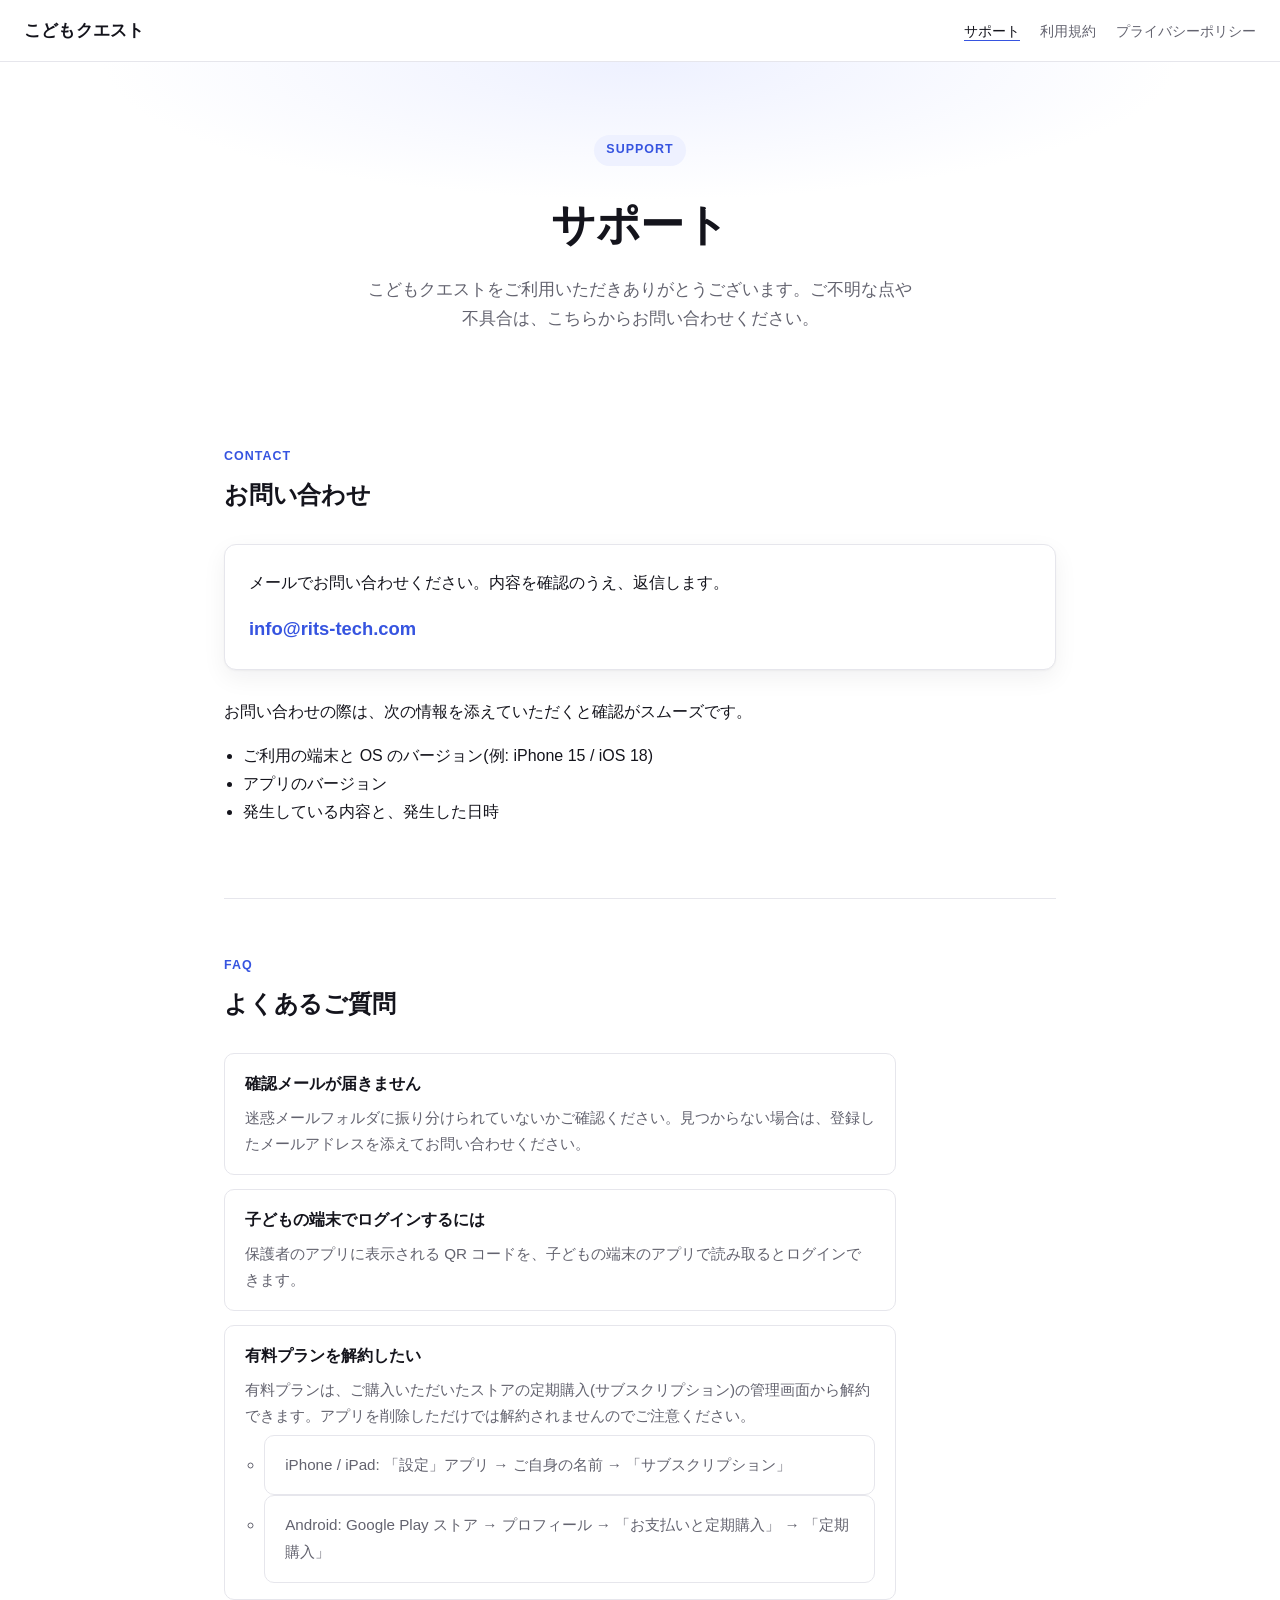
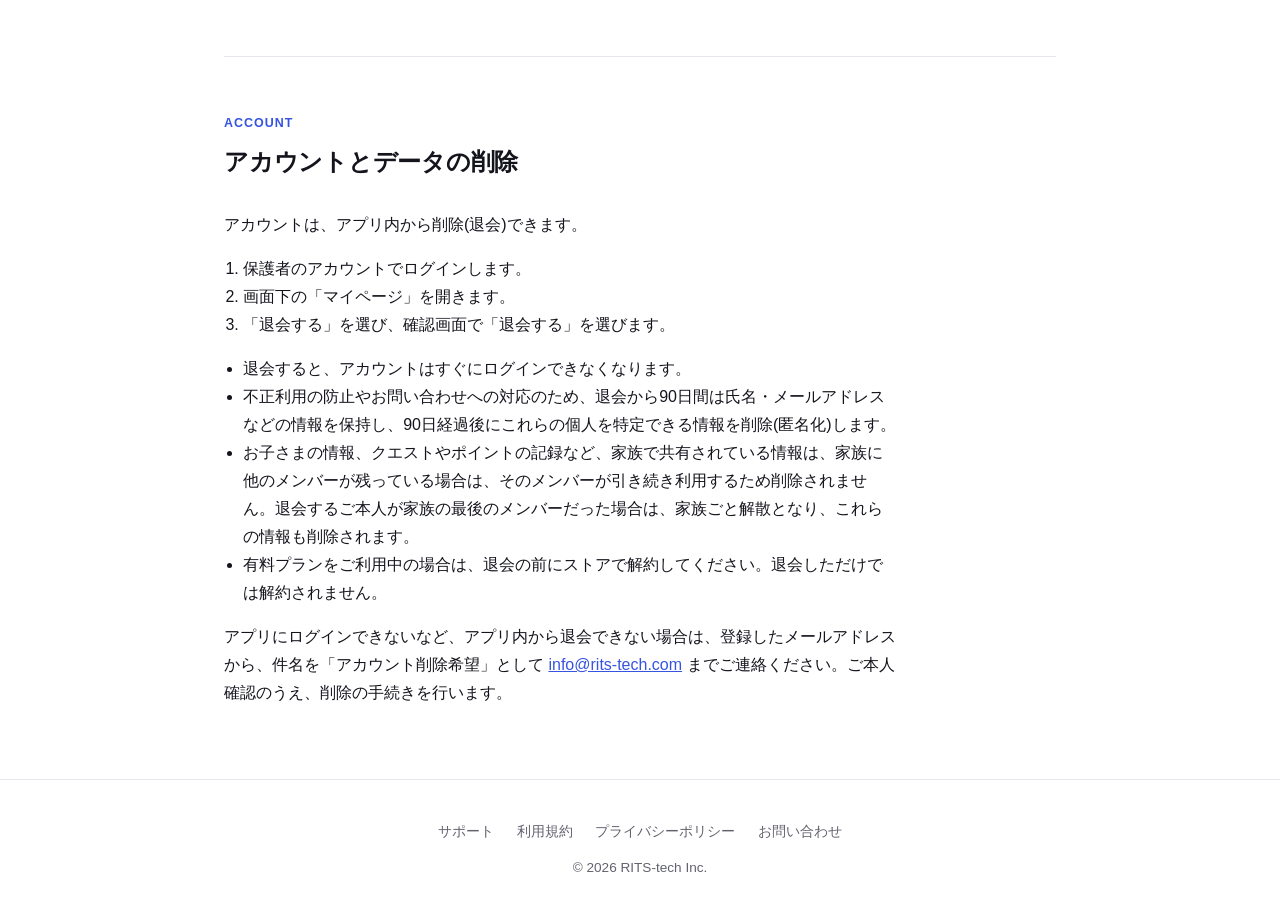
<file: index.html>
<!doctype html>
<html lang="ja">
<head>
<meta charset="utf-8" />
<meta name="viewport" content="width=device-width, initial-scale=1" />
<title>サポート | こどもクエスト</title>
<meta name="robots" content="noindex, nofollow" />
<meta name="description" content="こどもクエストのお問い合わせ・サポート窓口です。" />
<link rel="stylesheet" href="/style.css" />
</head>
<body>
  <div class="nav">
    <a class="brand" href="/">こどもクエスト</a>
    <ul>
      <li><a class="active" href="/">サポート</a></li>
      <li><a href="/terms/">利用規約</a></li>
      <li><a href="/privacy/">プライバシーポリシー</a></li>
    </ul>
  </div>

  <header class="hero" id="top">
    <span class="eyebrow">SUPPORT</span>
    <h1>サポート</h1>
    <p>こどもクエストをご利用いただきありがとうございます。ご不明な点や不具合は、こちらからお問い合わせください。</p>
  </header>

  <main>
    <section id="contact">
      <div class="section-head">
        <span class="label">Contact</span>
        <h2>お問い合わせ</h2>
      </div>
      <div class="card">
        <p>メールでお問い合わせください。内容を確認のうえ、返信します。</p>
        <p><a class="contact-mail" href="mailto:info@rits-tech.com">info@rits-tech.com</a></p>
      </div>
      <p>お問い合わせの際は、次の情報を添えていただくと確認がスムーズです。</p>
      <ul>
        <li>ご利用の端末と OS のバージョン(例: iPhone 15 / iOS 18)</li>
        <li>アプリのバージョン</li>
        <li>発生している内容と、発生した日時</li>
      </ul>
    </section>

    <section id="faq">
      <div class="section-head">
        <span class="label">FAQ</span>
        <h2>よくあるご質問</h2>
      </div>
      <ul class="faq">
        <li>
          <h3>確認メールが届きません</h3>
          <p>迷惑メールフォルダに振り分けられていないかご確認ください。見つからない場合は、登録したメールアドレスを添えてお問い合わせください。</p>
        </li>
        <li>
          <h3>子どもの端末でログインするには</h3>
          <p>保護者のアプリに表示される QR コードを、子どもの端末のアプリで読み取るとログインできます。</p>
        </li>
        <li>
          <h3>有料プランを解約したい</h3>
          <p>有料プランは、ご購入いただいたストアの定期購入(サブスクリプション)の管理画面から解約できます。アプリを削除しただけでは解約されませんのでご注意ください。</p>
          <ul>
            <li>iPhone / iPad: 「設定」アプリ → ご自身の名前 → 「サブスクリプション」</li>
            <li>Android: Google Play ストア → プロフィール → 「お支払いと定期購入」 → 「定期購入」</li>
          </ul>
        </li>
      </ul>
    </section>

    <section id="delete-account">
      <div class="section-head">
        <span class="label">Account</span>
        <h2>アカウントとデータの削除</h2>
      </div>
      <p>アカウントは、アプリ内から削除(退会)できます。</p>
      <ol>
        <li>保護者のアカウントでログインします。</li>
        <li>画面下の「マイページ」を開きます。</li>
        <li>「退会する」を選び、確認画面で「退会する」を選びます。</li>
      </ol>
      <ul>
        <li>退会すると、アカウントはすぐにログインできなくなります。</li>
        <li>不正利用の防止やお問い合わせへの対応のため、退会から90日間は氏名・メールアドレスなどの情報を保持し、90日経過後にこれらの個人を特定できる情報を削除(匿名化)します。</li>
        <li>お子さまの情報、クエストやポイントの記録など、家族で共有されている情報は、家族に他のメンバーが残っている場合は、そのメンバーが引き続き利用するため削除されません。退会するご本人が家族の最後のメンバーだった場合は、家族ごと解散となり、これらの情報も削除されます。</li>
        <li>有料プランをご利用中の場合は、退会の前にストアで解約してください。退会しただけでは解約されません。</li>
      </ul>
      <p>アプリにログインできないなど、アプリ内から退会できない場合は、登録したメールアドレスから、件名を「アカウント削除希望」として <a href="mailto:info@rits-tech.com">info@rits-tech.com</a> までご連絡ください。ご本人確認のうえ、削除の手続きを行います。</p>
    </section>
  </main>

  <footer>
    <nav>
      <a href="/">サポート</a>
      <a href="/terms/">利用規約</a>
      <a href="/privacy/">プライバシーポリシー</a>
      <a href="mailto:info@rits-tech.com">お問い合わせ</a>
    </nav>
    &copy; 2026 RITS-tech Inc.
  </footer>
</body>
</html>
</file>
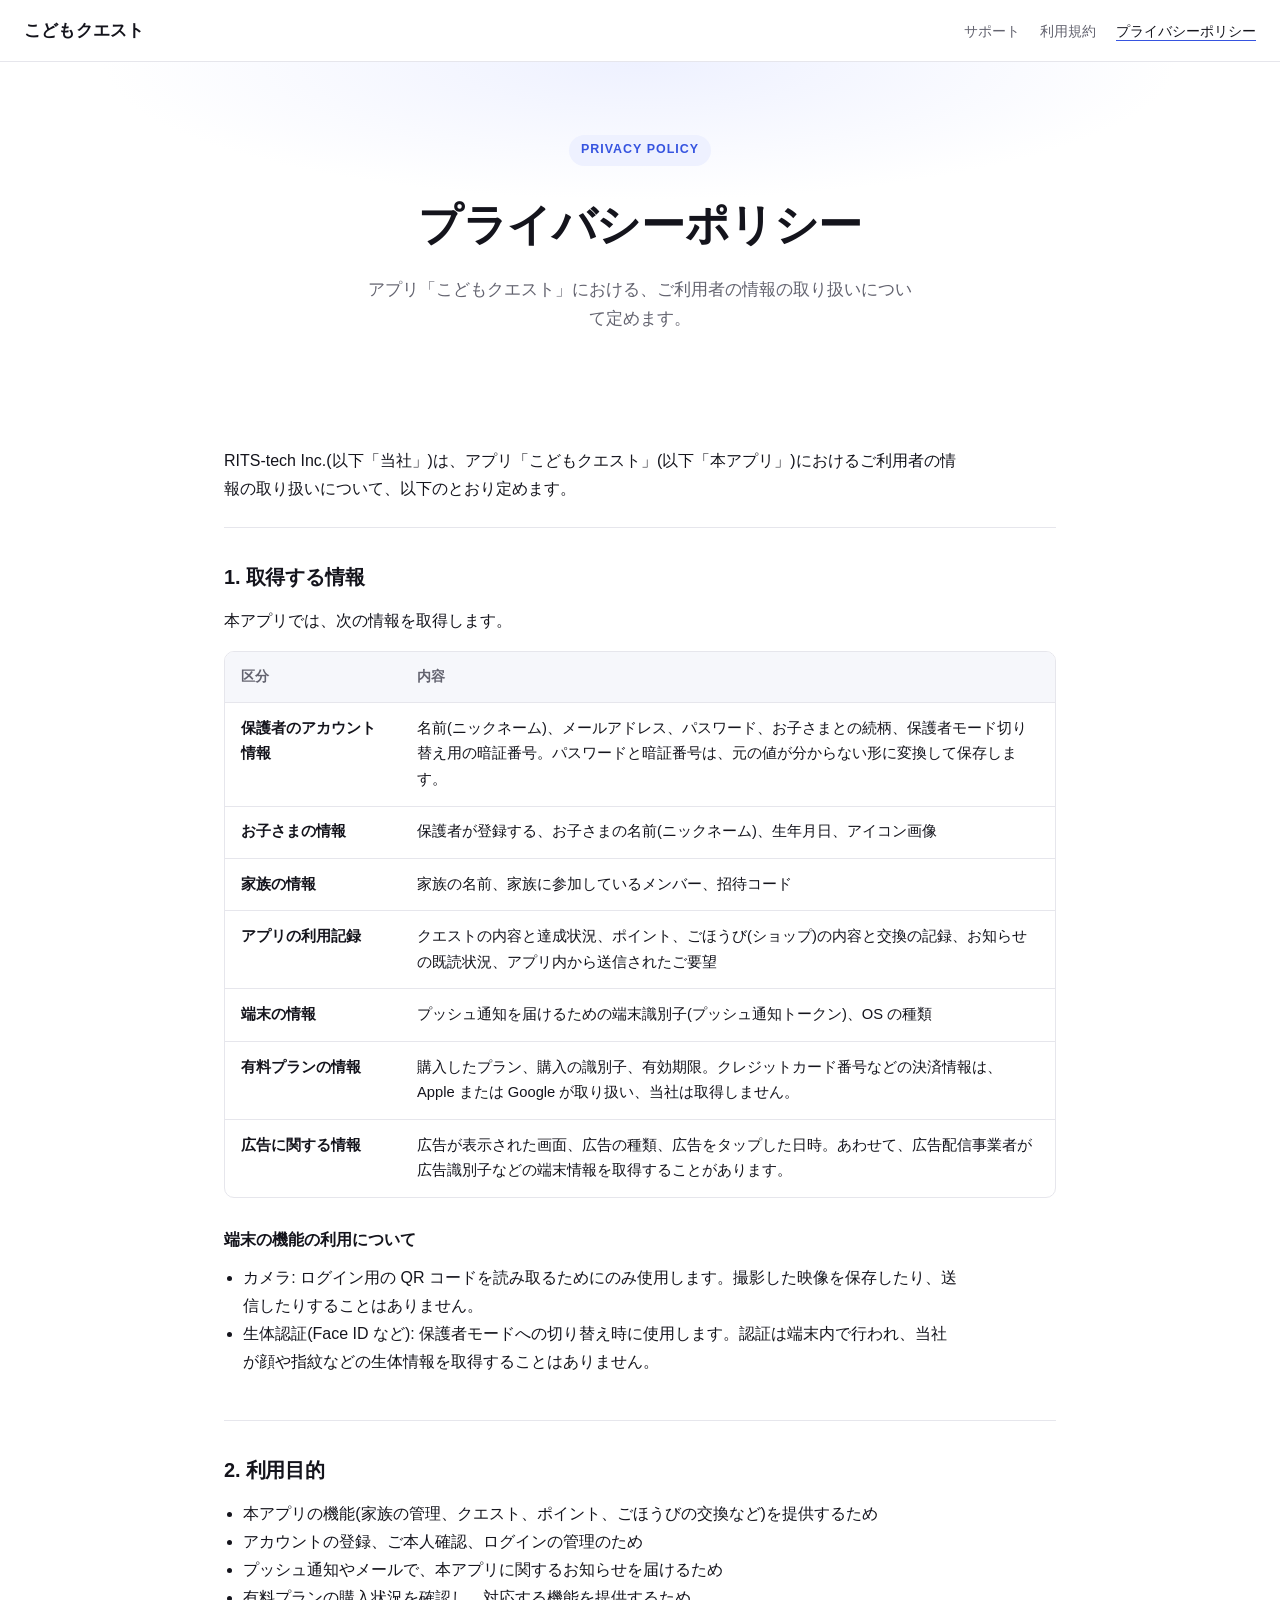
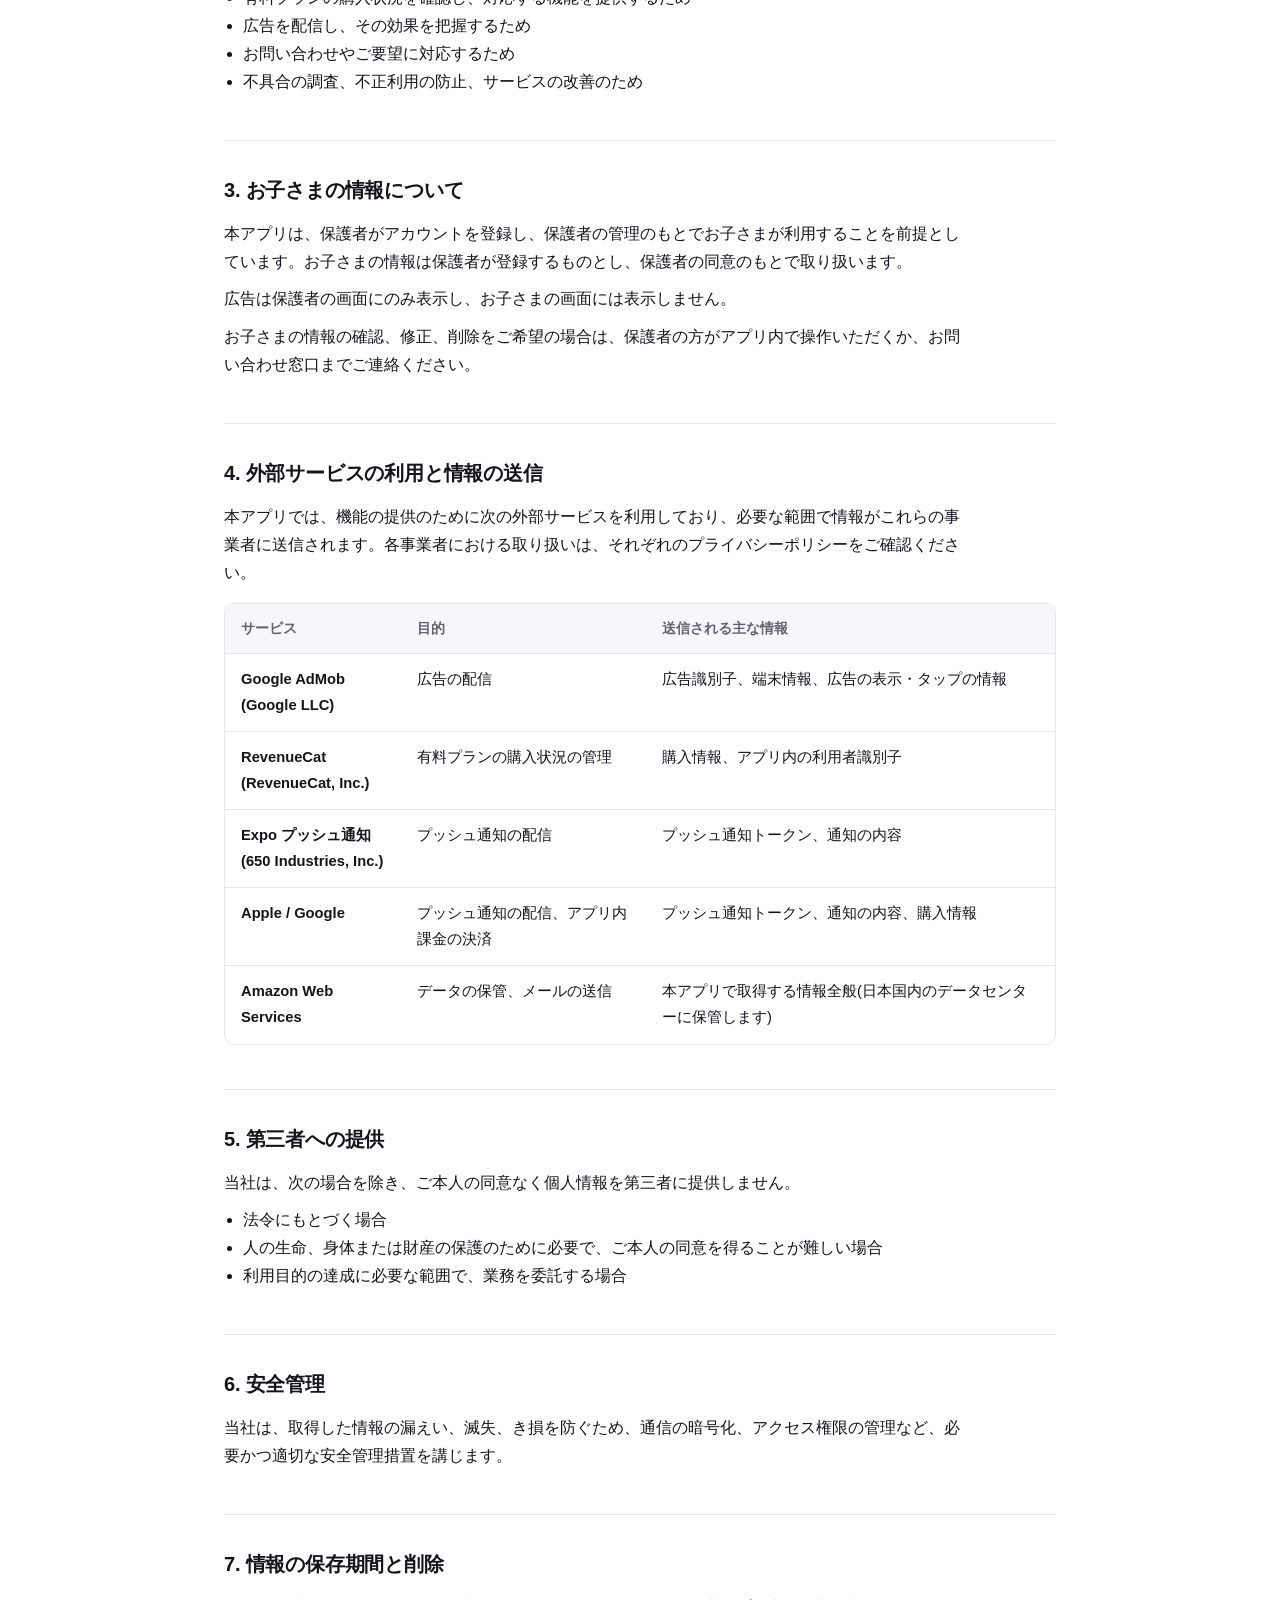
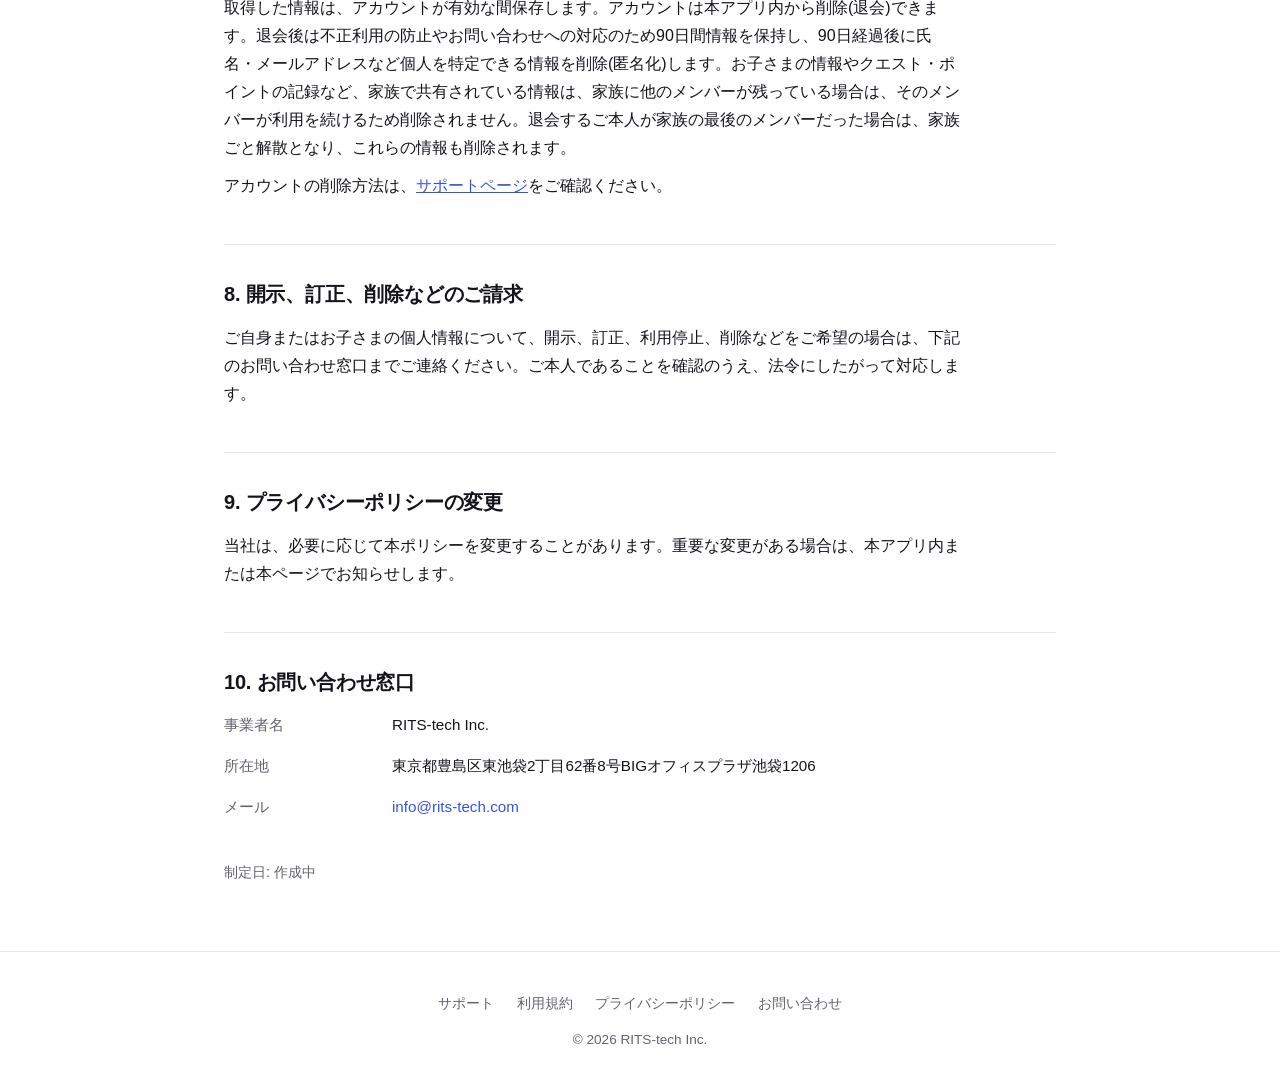
<file: privacy/index.html>
<!doctype html>
<html lang="ja">
<head>
<meta charset="utf-8" />
<meta name="viewport" content="width=device-width, initial-scale=1" />
<title>プライバシーポリシー | こどもクエスト</title>
<meta name="robots" content="noindex, nofollow" />
<meta name="description" content="こどもクエストのプライバシーポリシーです。" />
<link rel="stylesheet" href="/style.css" />
<script>if (new URLSearchParams(location.search).has("embed")) document.documentElement.classList.add("embed");</script>
</head>
<body>
  <div class="nav">
    <a class="brand" href="/">こどもクエスト</a>
    <ul>
      <li><a href="/">サポート</a></li>
      <li><a href="/terms/">利用規約</a></li>
      <li><a class="active" href="/privacy/">プライバシーポリシー</a></li>
    </ul>
  </div>

  <header class="hero" id="top">
    <span class="eyebrow">PRIVACY POLICY</span>
    <h1>プライバシーポリシー</h1>
    <p>アプリ「こどもクエスト」における、ご利用者の情報の取り扱いについて定めます。</p>
  </header>

  <main>
    <div class="policy">
      <p>RITS-tech Inc.(以下「当社」)は、アプリ「こどもクエスト」(以下「本アプリ」)におけるご利用者の情報の取り扱いについて、以下のとおり定めます。</p>

      <h2>1. 取得する情報</h2>
      <p>本アプリでは、次の情報を取得します。</p>
      <div class="table-wrap">
        <table>
          <thead>
            <tr><th>区分</th><th>内容</th></tr>
          </thead>
          <tbody>
            <tr>
              <th>保護者のアカウント情報</th>
              <td>名前(ニックネーム)、メールアドレス、パスワード、お子さまとの続柄、保護者モード切り替え用の暗証番号。パスワードと暗証番号は、元の値が分からない形に変換して保存します。</td>
            </tr>
            <tr>
              <th>お子さまの情報</th>
              <td>保護者が登録する、お子さまの名前(ニックネーム)、生年月日、アイコン画像</td>
            </tr>
            <tr>
              <th>家族の情報</th>
              <td>家族の名前、家族に参加しているメンバー、招待コード</td>
            </tr>
            <tr>
              <th>アプリの利用記録</th>
              <td>クエストの内容と達成状況、ポイント、ごほうび(ショップ)の内容と交換の記録、お知らせの既読状況、アプリ内から送信されたご要望</td>
            </tr>
            <tr>
              <th>端末の情報</th>
              <td>プッシュ通知を届けるための端末識別子(プッシュ通知トークン)、OS の種類</td>
            </tr>
            <tr>
              <th>有料プランの情報</th>
              <td>購入したプラン、購入の識別子、有効期限。クレジットカード番号などの決済情報は、Apple または Google が取り扱い、当社は取得しません。</td>
            </tr>
            <tr>
              <th>広告に関する情報</th>
              <td>広告が表示された画面、広告の種類、広告をタップした日時。あわせて、広告配信事業者が広告識別子などの端末情報を取得することがあります。</td>
            </tr>
          </tbody>
        </table>
      </div>

      <h3>端末の機能の利用について</h3>
      <ul>
        <li>カメラ: ログイン用の QR コードを読み取るためにのみ使用します。撮影した映像を保存したり、送信したりすることはありません。</li>
        <li>生体認証(Face ID など): 保護者モードへの切り替え時に使用します。認証は端末内で行われ、当社が顔や指紋などの生体情報を取得することはありません。</li>
      </ul>

      <h2>2. 利用目的</h2>
      <ul>
        <li>本アプリの機能(家族の管理、クエスト、ポイント、ごほうびの交換など)を提供するため</li>
        <li>アカウントの登録、ご本人確認、ログインの管理のため</li>
        <li>プッシュ通知やメールで、本アプリに関するお知らせを届けるため</li>
        <li>有料プランの購入状況を確認し、対応する機能を提供するため</li>
        <li>広告を配信し、その効果を把握するため</li>
        <li>お問い合わせやご要望に対応するため</li>
        <li>不具合の調査、不正利用の防止、サービスの改善のため</li>
      </ul>

      <h2>3. お子さまの情報について</h2>
      <p>本アプリは、保護者がアカウントを登録し、保護者の管理のもとでお子さまが利用することを前提としています。お子さまの情報は保護者が登録するものとし、保護者の同意のもとで取り扱います。</p>
      <p>広告は保護者の画面にのみ表示し、お子さまの画面には表示しません。</p>
      <p>お子さまの情報の確認、修正、削除をご希望の場合は、保護者の方がアプリ内で操作いただくか、お問い合わせ窓口までご連絡ください。</p>

      <h2>4. 外部サービスの利用と情報の送信</h2>
      <p>本アプリでは、機能の提供のために次の外部サービスを利用しており、必要な範囲で情報がこれらの事業者に送信されます。各事業者における取り扱いは、それぞれのプライバシーポリシーをご確認ください。</p>
      <div class="table-wrap">
        <table>
          <thead>
            <tr><th>サービス</th><th>目的</th><th>送信される主な情報</th></tr>
          </thead>
          <tbody>
            <tr>
              <th>Google AdMob<br />(Google LLC)</th>
              <td>広告の配信</td>
              <td>広告識別子、端末情報、広告の表示・タップの情報</td>
            </tr>
            <tr>
              <th>RevenueCat<br />(RevenueCat, Inc.)</th>
              <td>有料プランの購入状況の管理</td>
              <td>購入情報、アプリ内の利用者識別子</td>
            </tr>
            <tr>
              <th>Expo プッシュ通知<br />(650 Industries, Inc.)</th>
              <td>プッシュ通知の配信</td>
              <td>プッシュ通知トークン、通知の内容</td>
            </tr>
            <tr>
              <th>Apple / Google</th>
              <td>プッシュ通知の配信、アプリ内課金の決済</td>
              <td>プッシュ通知トークン、通知の内容、購入情報</td>
            </tr>
            <tr>
              <th>Amazon Web Services</th>
              <td>データの保管、メールの送信</td>
              <td>本アプリで取得する情報全般(日本国内のデータセンターに保管します)</td>
            </tr>
          </tbody>
        </table>
      </div>

      <h2>5. 第三者への提供</h2>
      <p>当社は、次の場合を除き、ご本人の同意なく個人情報を第三者に提供しません。</p>
      <ul>
        <li>法令にもとづく場合</li>
        <li>人の生命、身体または財産の保護のために必要で、ご本人の同意を得ることが難しい場合</li>
        <li>利用目的の達成に必要な範囲で、業務を委託する場合</li>
      </ul>

      <h2>6. 安全管理</h2>
      <p>当社は、取得した情報の漏えい、滅失、き損を防ぐため、通信の暗号化、アクセス権限の管理など、必要かつ適切な安全管理措置を講じます。</p>

      <h2>7. 情報の保存期間と削除</h2>
      <p>取得した情報は、アカウントが有効な間保存します。アカウントは本アプリ内から削除(退会)できます。退会後は不正利用の防止やお問い合わせへの対応のため90日間情報を保持し、90日経過後に氏名・メールアドレスなど個人を特定できる情報を削除(匿名化)します。お子さまの情報やクエスト・ポイントの記録など、家族で共有されている情報は、家族に他のメンバーが残っている場合は、そのメンバーが利用を続けるため削除されません。退会するご本人が家族の最後のメンバーだった場合は、家族ごと解散となり、これらの情報も削除されます。</p>
      <p>アカウントの削除方法は、<a href="/#delete-account">サポートページ</a>をご確認ください。</p>

      <h2>8. 開示、訂正、削除などのご請求</h2>
      <p>ご自身またはお子さまの個人情報について、開示、訂正、利用停止、削除などをご希望の場合は、下記のお問い合わせ窓口までご連絡ください。ご本人であることを確認のうえ、法令にしたがって対応します。</p>

      <h2>9. プライバシーポリシーの変更</h2>
      <p>当社は、必要に応じて本ポリシーを変更することがあります。重要な変更がある場合は、本アプリ内または本ページでお知らせします。</p>

      <h2>10. お問い合わせ窓口</h2>
      <dl class="profile">
        <dt>事業者名</dt>
        <dd>RITS-tech Inc.</dd>
        <dt>所在地</dt>
        <dd>東京都豊島区東池袋2丁目62番8号BIGオフィスプラザ池袋1206</dd>
        <dt>メール</dt>
        <dd><a href="mailto:info@rits-tech.com">info@rits-tech.com</a></dd>
      </dl>

      <p class="date">制定日: 作成中</p>
    </div>
  </main>

  <footer>
    <nav>
      <a href="/">サポート</a>
      <a href="/terms/">利用規約</a>
      <a href="/privacy/">プライバシーポリシー</a>
      <a href="mailto:info@rits-tech.com">お問い合わせ</a>
    </nav>
    &copy; 2026 RITS-tech Inc.
  </footer>
</body>
</html>
</file>
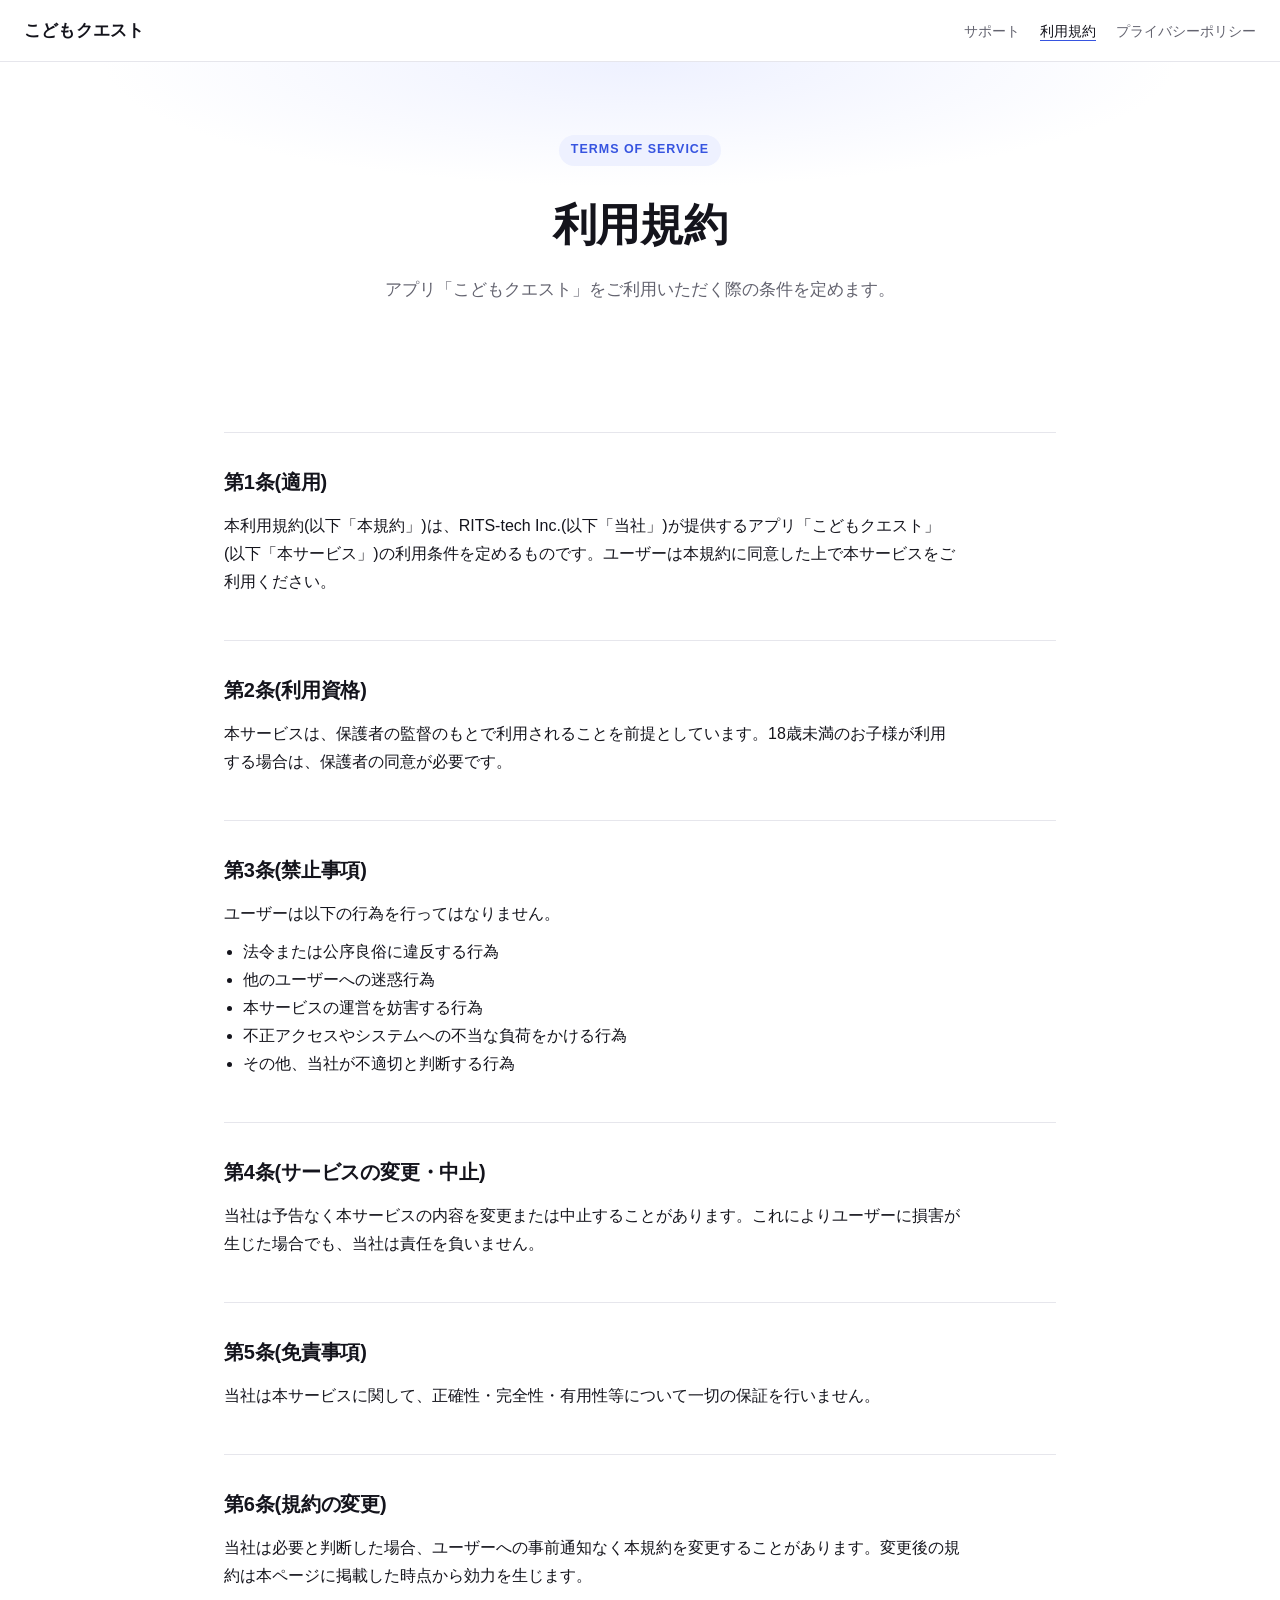
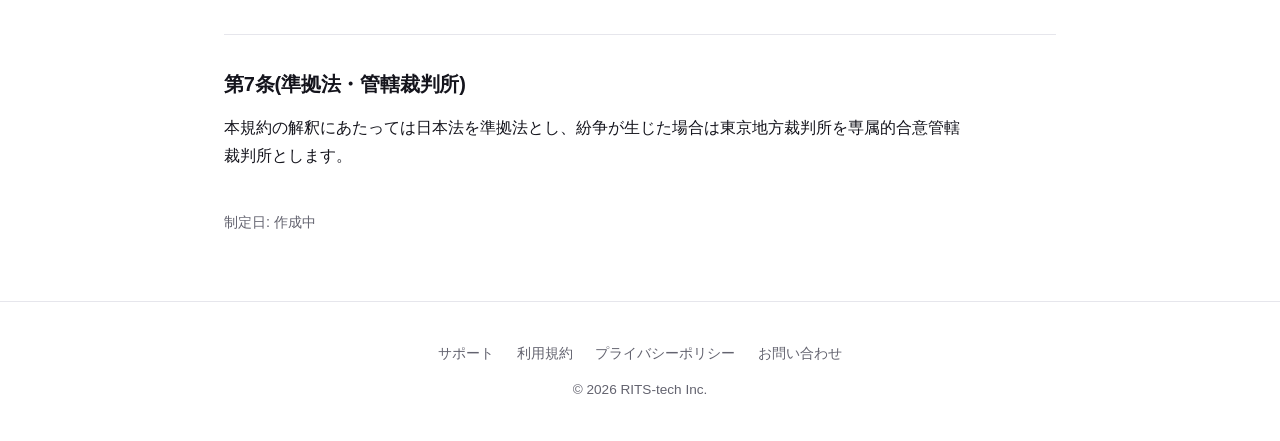
<file: terms/index.html>
<!doctype html>
<html lang="ja">
<head>
<meta charset="utf-8" />
<meta name="viewport" content="width=device-width, initial-scale=1" />
<title>利用規約 | こどもクエスト</title>
<meta name="robots" content="noindex, nofollow" />
<meta name="description" content="こどもクエストの利用規約です。" />
<link rel="stylesheet" href="/style.css" />
<script>if (new URLSearchParams(location.search).has("embed")) document.documentElement.classList.add("embed");</script>
</head>
<body>
  <div class="nav">
    <a class="brand" href="/">こどもクエスト</a>
    <ul>
      <li><a href="/">サポート</a></li>
      <li><a class="active" href="/terms/">利用規約</a></li>
      <li><a href="/privacy/">プライバシーポリシー</a></li>
    </ul>
  </div>

  <header class="hero" id="top">
    <span class="eyebrow">TERMS OF SERVICE</span>
    <h1>利用規約</h1>
    <p>アプリ「こどもクエスト」をご利用いただく際の条件を定めます。</p>
  </header>

  <main>
    <div class="policy">
      <h2>第1条(適用)</h2>
      <p>本利用規約(以下「本規約」)は、RITS-tech Inc.(以下「当社」)が提供するアプリ「こどもクエスト」(以下「本サービス」)の利用条件を定めるものです。ユーザーは本規約に同意した上で本サービスをご利用ください。</p>

      <h2>第2条(利用資格)</h2>
      <p>本サービスは、保護者の監督のもとで利用されることを前提としています。18歳未満のお子様が利用する場合は、保護者の同意が必要です。</p>

      <h2>第3条(禁止事項)</h2>
      <p>ユーザーは以下の行為を行ってはなりません。</p>
      <ul>
        <li>法令または公序良俗に違反する行為</li>
        <li>他のユーザーへの迷惑行為</li>
        <li>本サービスの運営を妨害する行為</li>
        <li>不正アクセスやシステムへの不当な負荷をかける行為</li>
        <li>その他、当社が不適切と判断する行為</li>
      </ul>

      <h2>第4条(サービスの変更・中止)</h2>
      <p>当社は予告なく本サービスの内容を変更または中止することがあります。これによりユーザーに損害が生じた場合でも、当社は責任を負いません。</p>

      <h2>第5条(免責事項)</h2>
      <p>当社は本サービスに関して、正確性・完全性・有用性等について一切の保証を行いません。</p>

      <h2>第6条(規約の変更)</h2>
      <p>当社は必要と判断した場合、ユーザーへの事前通知なく本規約を変更することがあります。変更後の規約は本ページに掲載した時点から効力を生じます。</p>

      <h2>第7条(準拠法・管轄裁判所)</h2>
      <p>本規約の解釈にあたっては日本法を準拠法とし、紛争が生じた場合は東京地方裁判所を専属的合意管轄裁判所とします。</p>

      <p class="date">制定日: 作成中</p>
    </div>
  </main>

  <footer>
    <nav>
      <a href="/">サポート</a>
      <a href="/terms/">利用規約</a>
      <a href="/privacy/">プライバシーポリシー</a>
      <a href="mailto:info@rits-tech.com">お問い合わせ</a>
    </nav>
    &copy; 2026 RITS-tech Inc.
  </footer>
</body>
</html>
</file>
<file: style.css>
:root {
  color-scheme: light;
  --bg: #ffffff;
  --bg-soft: #f6f7fb;
  --fg: #14141c;
  --muted: #63636f;
  --accent: #3654e0;
  --accent-soft: #eef1ff;
  --border: #e6e6ec;
  --card-bg: #ffffff;
  --shadow: 0 1px 2px rgba(20, 20, 28, 0.04), 0 8px 24px rgba(20, 20, 28, 0.06);
}
* { box-sizing: border-box; }
html { scroll-behavior: smooth; }
body {
  margin: 0;
  background: var(--bg);
  color: var(--fg);
  font-family: -apple-system, BlinkMacSystemFont, "Hiragino Sans", "Yu Gothic", "Helvetica Neue", Arial, sans-serif;
  line-height: 1.75;
  -webkit-font-smoothing: antialiased;
  overflow-x: hidden;
  overflow-wrap: anywhere;
}
a { color: var(--accent); }

.nav {
  position: sticky;
  top: 0;
  z-index: 10;
  display: flex;
  align-items: center;
  justify-content: space-between;
  flex-wrap: wrap;
  gap: 0.6rem 1rem;
  padding: 1rem 1.5rem;
  background: color-mix(in srgb, var(--bg) 88%, transparent);
  backdrop-filter: blur(10px);
  border-bottom: 1px solid var(--border);
}
.nav .brand {
  font-weight: 700;
  letter-spacing: 0.01em;
  text-decoration: none;
  color: var(--fg);
  font-size: 1.05rem;
  white-space: nowrap;
}
.nav ul {
  list-style: none;
  display: flex;
  flex-wrap: wrap;
  gap: 0.5rem 1.25rem;
  margin: 0;
  padding: 0;
}
.nav ul a {
  color: var(--muted);
  text-decoration: none;
  font-size: 0.9rem;
  position: relative;
  padding-bottom: 0.15rem;
  transition: color 0.15s ease;
}
.nav ul a::after {
  content: "";
  position: absolute;
  left: 0;
  right: 100%;
  bottom: 0;
  height: 1px;
  background: var(--accent);
  transition: right 0.2s ease;
}
.nav ul a.active { color: var(--fg); }
.nav ul a.active::after { right: 0; }
@media (hover: hover) and (pointer: fine) {
  .nav ul a:hover { color: var(--fg); }
  .nav ul a:hover::after { right: 0; }
}

.hero {
  padding: 4.5rem 1.5rem 3.5rem;
  text-align: center;
  background:
    radial-gradient(60% 60% at 50% 0%, var(--accent-soft), transparent 70%);
}
.hero .eyebrow {
  display: inline-block;
  font-size: 0.78rem;
  letter-spacing: 0.08em;
  color: var(--accent);
  background: var(--accent-soft);
  padding: 0.3rem 0.75rem;
  border-radius: 999px;
  margin-bottom: 1.25rem;
  font-weight: 600;
}
.hero h1 {
  margin: 0 0 0.75rem;
  font-size: clamp(1.9rem, 4vw, 2.75rem);
  letter-spacing: -0.01em;
}
.hero p {
  margin: 0 auto;
  max-width: 34rem;
  color: var(--muted);
  font-size: 1.05rem;
}

main {
  max-width: 880px;
  margin: 0 auto;
  padding: 0 1.5rem;
}
section {
  padding: 3.5rem 0;
  border-top: 1px solid var(--border);
  scroll-margin-top: 4rem;
}
section:first-of-type { border-top: none; }
.section-head {
  margin-bottom: 1.75rem;
}
.section-head .label {
  display: block;
  font-size: 0.78rem;
  letter-spacing: 0.08em;
  color: var(--accent);
  font-weight: 700;
  margin-bottom: 0.4rem;
  text-transform: uppercase;
}
.section-head h2 {
  margin: 0;
  font-size: 1.5rem;
  letter-spacing: -0.01em;
}
section > p,
section > ul,
section > ol { max-width: 42rem; }
section ul,
section ol { padding-left: 1.2rem; }

.card {
  background: var(--card-bg);
  border: 1px solid var(--border);
  border-radius: 12px;
  padding: 1.5rem;
  box-shadow: var(--shadow);
}
.card > :first-child { margin-top: 0; }
.card > :last-child { margin-bottom: 0; }
.card + p { margin-top: 1.75rem; }
.contact-mail {
  font-size: 1.15rem;
  font-weight: 700;
  text-decoration: none;
}
.contact-mail:hover { text-decoration: underline; }

.faq {
  list-style: none;
  margin: 0;
  padding: 0;
  display: grid;
  gap: 0.9rem;
}
.faq li {
  background: var(--card-bg);
  border: 1px solid var(--border);
  border-radius: 10px;
  padding: 1rem 1.25rem;
  font-size: 0.95rem;
}
.faq h3 {
  margin: 0 0 0.4rem;
  font-size: 1rem;
}
.faq p,
.faq ul {
  margin: 0.3rem 0 0;
  color: var(--muted);
}

/* プライバシーポリシー本文 */
.policy {
  padding: 3rem 0 3.5rem;
}
.policy h2 {
  margin: 2.75rem 0 0.75rem;
  padding-top: 2rem;
  border-top: 1px solid var(--border);
  font-size: 1.25rem;
  letter-spacing: -0.01em;
  scroll-margin-top: 4rem;
}
.policy h2:first-of-type {
  margin-top: 1.5rem;
}
.policy h3 {
  margin: 1.75rem 0 0.4rem;
  font-size: 1rem;
}
.policy p,
.policy ul {
  max-width: 46rem;
  margin: 0.6rem 0;
}
.policy ul { padding-left: 1.2rem; }
.policy .date {
  margin-top: 2.5rem;
  color: var(--muted);
  font-size: 0.9rem;
}

.table-wrap {
  margin: 1rem 0;
  overflow-x: auto;
  border: 1px solid var(--border);
  border-radius: 10px;
}
table {
  width: 100%;
  border-collapse: collapse;
  font-size: 0.92rem;
}
th,
td {
  padding: 0.8rem 1rem;
  border-top: 1px solid var(--border);
  text-align: left;
  vertical-align: top;
}
thead th {
  border-top: none;
  background: var(--bg-soft);
  color: var(--muted);
  font-size: 0.85rem;
  white-space: nowrap;
}
tbody th {
  width: 11rem;
  font-weight: 600;
}

dl.profile {
  margin: 0;
  display: grid;
  grid-template-columns: 9rem 1fr;
  row-gap: 0.9rem;
  column-gap: 1.5rem;
  font-size: 0.95rem;
}
dl.profile dt { color: var(--muted); }
dl.profile dd { margin: 0; }
dl.profile a { text-decoration: none; }
dl.profile a:hover { text-decoration: underline; }

footer {
  text-align: center;
  color: var(--muted);
  font-size: 0.85rem;
  padding: 2.5rem 1.5rem;
  border-top: 1px solid var(--border);
}
footer nav {
  margin-bottom: 0.75rem;
}
footer nav a {
  color: var(--muted);
  text-decoration: none;
  margin: 0 0.6rem;
}
footer nav a:hover { color: var(--fg); }

@media (max-width: 640px) {
  .nav {
    justify-content: flex-start;
    padding: 0.9rem 1.25rem;
  }
  .nav ul {
    gap: 0.4rem 1rem;
  }
  .hero {
    padding: 3.5rem 1.25rem 3rem;
  }
  main {
    padding: 0 1.25rem;
  }
  section {
    padding: 2.5rem 0;
  }
  .policy {
    padding: 2rem 0 2.5rem;
  }
  tbody th {
    width: 7.5rem;
  }
  dl.profile {
    grid-template-columns: 1fr;
    row-gap: 0.3rem;
  }
  dl.profile dt {
    margin-top: 1rem;
    font-size: 0.85rem;
  }
  dl.profile dt:first-child {
    margin-top: 0;
  }
}

/* アプリ内 WebView 用(?embed=1): 本文だけを表示する */
.embed .nav,
.embed .hero,
.embed footer {
  display: none;
}
.embed .policy {
  padding: 0.5rem 0 1.5rem;
}
.embed .policy h2:first-of-type {
  margin-top: 0.5rem;
  padding-top: 0;
  border-top: none;
}
</file>
